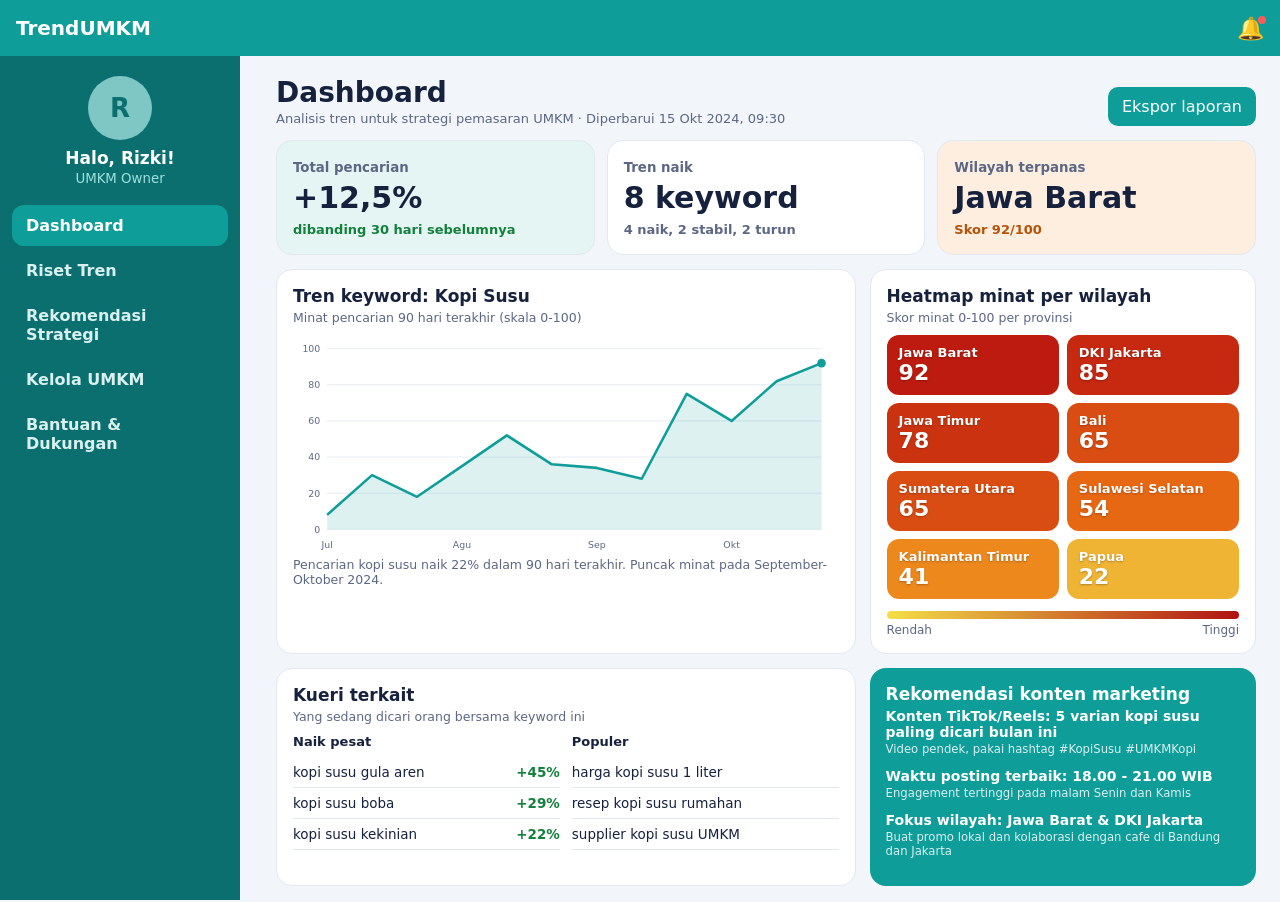
<file: index.html>
<!doctype html>
<html lang="id"><head>
<meta charset="utf-8"><meta name="viewport" content="width=device-width,initial-scale=1">
<title>TrendUMKM - Dashboard</title>
<link rel="stylesheet" href="style.css">
</head><body>
<input type="checkbox" id="tog" hidden>
<header class="top">
 <label for="tog" class="menu" aria-label="Buka menu">&#9776;</label>
 <h1>TrendUMKM</h1>
 <span class="bell" aria-label="Notifikasi">&#128276;<i class="dot"></i></span>
</header>
<label for="tog" class="ov"></label>
<nav class="side">
 <div class="me"><div class="av">R</div><b>Halo, Rizki!</b><small>UMKM Owner</small></div>
 <a class="on" href="index.html">Dashboard</a>
 <a href="riset-tren.html">Riset Tren</a>
 <a href="rekomendasi.html">Rekomendasi Strategi</a>
 <a href="kelola-umkm.html">Kelola UMKM</a>
 <a href="bantuan.html">Bantuan &amp; Dukungan</a>
</nav>
<main>
 <div class="head">
  <div><h2>Dashboard</h2><p>Analisis tren untuk strategi pemasaran UMKM &middot; Diperbarui 15 Okt 2024, 09:30</p></div>
  <a class="btn" href="#">Ekspor laporan</a>
 </div>
 <section class="stats">
  <div class="card stat s1"><small>Total pencarian</small><strong>+12,5%</strong><span class="up">dibanding 30 hari sebelumnya</span></div>
  <div class="card stat"><small>Tren naik</small><strong>8 keyword</strong><span class="flat">4 naik, 2 stabil, 2 turun</span></div>
  <div class="card stat s3"><small>Wilayah terpanas</small><strong>Jawa Barat</strong><span style="color:#b45309">Skor 92/100</span></div>
 </section>
 <section class="grid">
  <div class="card">
   <h3>Tren keyword: Kopi Susu</h3>
   <p class="sub">Minat pencarian 90 hari terakhir (skala 0-100)</p>
   <svg viewBox="0 0 640 260" role="img" aria-label="Grafik tren Kopi Susu"><line x1="40" x2="620" y1="228.0" y2="228.0" stroke="#e1e8f0"/><text x="32" y="232.0" font-size="11" fill="#5b6784" text-anchor="end">0</text><line x1="40" x2="620" y1="185.60000000000002" y2="185.60000000000002" stroke="#e1e8f0"/><text x="32" y="189.60000000000002" font-size="11" fill="#5b6784" text-anchor="end">20</text><line x1="40" x2="620" y1="143.2" y2="143.2" stroke="#e1e8f0"/><text x="32" y="147.2" font-size="11" fill="#5b6784" text-anchor="end">40</text><line x1="40" x2="620" y1="100.80000000000001" y2="100.80000000000001" stroke="#e1e8f0"/><text x="32" y="104.80000000000001" font-size="11" fill="#5b6784" text-anchor="end">60</text><line x1="40" x2="620" y1="58.400000000000006" y2="58.400000000000006" stroke="#e1e8f0"/><text x="32" y="62.400000000000006" font-size="11" fill="#5b6784" text-anchor="end">80</text><line x1="40" x2="620" y1="16.0" y2="16.0" stroke="#e1e8f0"/><text x="32" y="20.0" font-size="11" fill="#5b6784" text-anchor="end">100</text><polygon points="40.0,211.0 92.7,164.4 145.5,189.8 198.2,153.8 250.9,117.8 303.6,151.7 356.4,155.9 409.1,168.6 461.8,69.0 514.5,100.8 567.3,54.2 620.0,33.0 620.0,228 40.0,228" fill="#0f9d9a" opacity=".14"/><polyline points="40.0,211.0 92.7,164.4 145.5,189.8 198.2,153.8 250.9,117.8 303.6,151.7 356.4,155.9 409.1,168.6 461.8,69.0 514.5,100.8 567.3,54.2 620.0,33.0" fill="none" stroke="#0f9d9a" stroke-width="3" stroke-linejoin="round"/><circle cx="620.0" cy="33.0" r="5" fill="#0f9d9a"/><text x="40.0" y="250" font-size="11" fill="#5b6784" text-anchor="middle">Jul</text><text x="198.2" y="250" font-size="11" fill="#5b6784" text-anchor="middle">Agu</text><text x="356.4" y="250" font-size="11" fill="#5b6784" text-anchor="middle">Sep</text><text x="514.5" y="250" font-size="11" fill="#5b6784" text-anchor="middle">Okt</text></svg>
   <p class="sub">Pencarian kopi susu naik 22% dalam 90 hari terakhir. Puncak minat pada September-Oktober 2024.</p>
  </div>
  <div class="card">
   <h3>Heatmap minat per wilayah</h3>
   <p class="sub">Skor minat 0-100 per provinsi</p>
   <div class="heat"><div class="tile" style="background:hsl(4 85% 40%)">Jawa Barat<b>92</b></div><div class="tile" style="background:hsl(8 85% 42%)">DKI Jakarta<b>85</b></div><div class="tile" style="background:hsl(11 85% 43%)">Jawa Timur<b>78</b></div><div class="tile" style="background:hsl(18 85% 46%)">Bali<b>65</b></div><div class="tile" style="background:hsl(18 85% 46%)">Sumatera Utara<b>65</b></div><div class="tile" style="background:hsl(24 85% 49%)">Sulawesi Selatan<b>54</b></div><div class="tile" style="background:hsl(31 85% 52%)">Kalimantan Timur<b>41</b></div><div class="tile" style="background:hsl(41 85% 57%)">Papua<b>22</b></div></div>
   <div class="legend"></div><div><span>Rendah</span><span>Tinggi</span></div>
  </div>
  <div class="card">
   <h3>Kueri terkait</h3>
   <p class="sub">Yang sedang dicari orang bersama keyword ini</p>
   <div class="cols">
    <div><h4>Naik pesat</h4><div><span>kopi susu gula aren</span><em>+45%</em></div><div><span>kopi susu boba</span><em>+29%</em></div><div><span>kopi susu kekinian</span><em>+22%</em></div></div>
    <div><h4>Populer</h4><div><span>harga kopi susu 1 liter</span></div><div><span>resep kopi susu rumahan</span></div><div><span>supplier kopi susu UMKM</span></div></div>
   </div>
  </div>
  <div class="card rek">
   <h3>Rekomendasi konten marketing</h3>
   <p><b>Konten TikTok/Reels: 5 varian kopi susu paling dicari bulan ini</b><small>Video pendek, pakai hashtag #KopiSusu #UMKMKopi</small></p>
   <p><b>Waktu posting terbaik: 18.00 - 21.00 WIB</b><small>Engagement tertinggi pada malam Senin dan Kamis</small></p>
   <p><b>Fokus wilayah: Jawa Barat &amp; DKI Jakarta</b><small>Buat promo lokal dan kolaborasi dengan cafe di Bandung dan Jakarta</small></p>
  </div>
 </section>
</main>
<nav class="bn"><a class="on" href="index.html">Dashboard</a><a href="kelola-umkm.html">Produk</a><a href="riset-tren.html">Insight</a><a href="bantuan.html">Profil</a></nav>
</body></html>
</file>
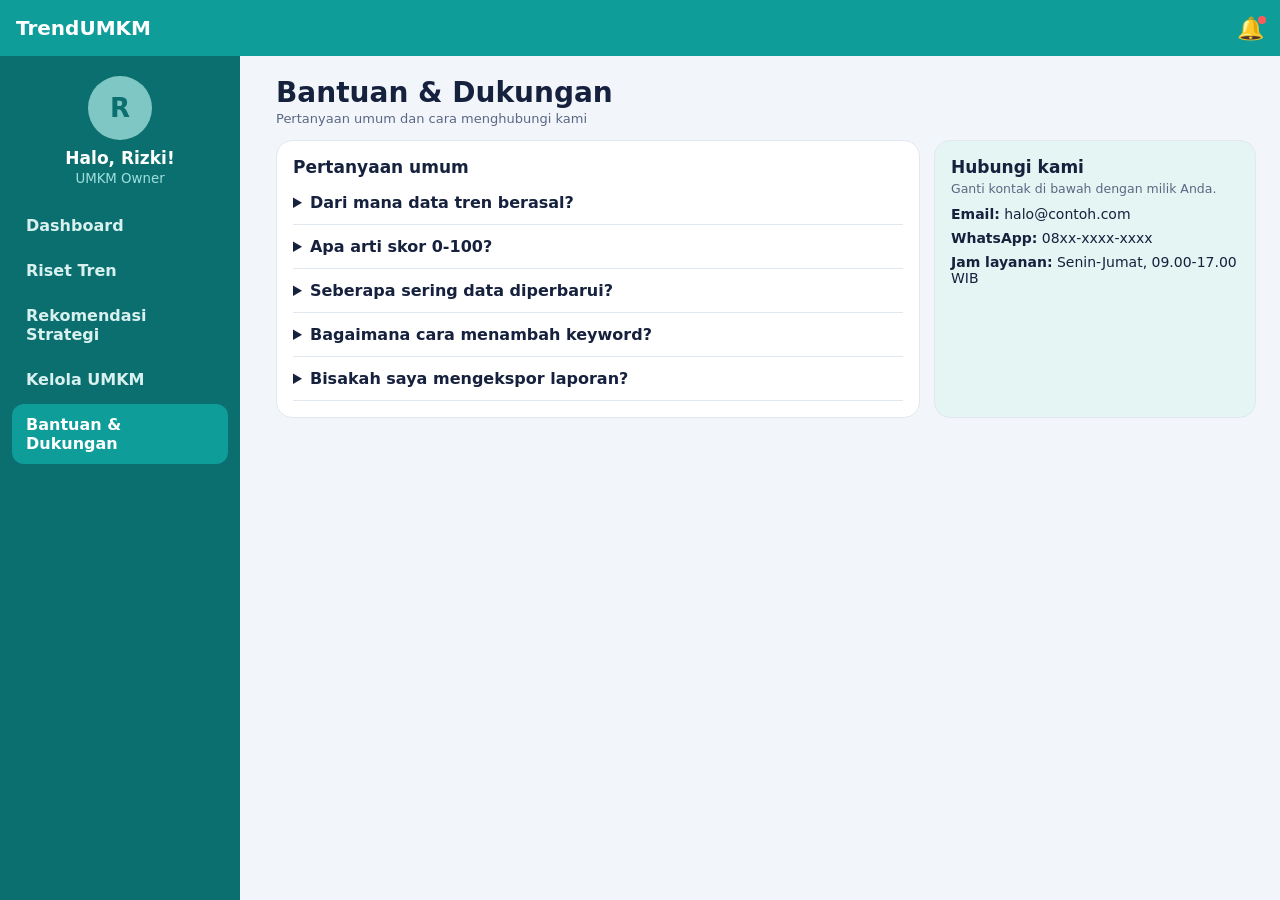
<file: bantuan.html>
<!doctype html>
<html lang="id"><head>
<meta charset="utf-8"><meta name="viewport" content="width=device-width,initial-scale=1">
<title>Bantuan &amp; Dukungan - TrendUMKM</title>
<link rel="stylesheet" href="style.css">
</head><body>
<input type="checkbox" id="tog" hidden>
<header class="top">
 <label for="tog" class="menu" aria-label="Buka menu">&#9776;</label>
 <h1>TrendUMKM</h1>
 <span class="bell" aria-label="Notifikasi">&#128276;<i class="dot"></i></span>
</header>
<label for="tog" class="ov"></label>
<nav class="side">
 <div class="me"><div class="av">R</div><b>Halo, Rizki!</b><small>UMKM Owner</small></div>
 <a href="index.html">Dashboard</a>
 <a href="riset-tren.html">Riset Tren</a>
 <a href="rekomendasi.html">Rekomendasi Strategi</a>
 <a href="kelola-umkm.html">Kelola UMKM</a>
 <a class="on" href="bantuan.html">Bantuan &amp; Dukungan</a>
 </nav>
<main>
 <div class="head"><div><h2>Bantuan &amp; Dukungan</h2><p>Pertanyaan umum dan cara menghubungi kami</p></div></div>
<div class="two w">
 <div class="card"><h3>Pertanyaan umum</h3><details><summary>Dari mana data tren berasal?</summary><p>Contoh data di dashboard ini mengacu pada format Google Trends. Untuk data asli, sambungkan ke sumber data Anda.</p></details><details><summary>Apa arti skor 0-100?</summary><p>Skor menunjukkan tingkat minat pencarian relatif. 100 berarti puncak minat, 0 berarti sangat rendah.</p></details><details><summary>Seberapa sering data diperbarui?</summary><p>Tanggal pembaruan tampil di bagian atas Dashboard. Pada versi statis, data diubah manual di file HTML.</p></details><details><summary>Bagaimana cara menambah keyword?</summary><p>Buka Riset Tren, lalu tambahkan baris baru pada tabel keyword di file riset-tren.html.</p></details><details><summary>Bisakah saya mengekspor laporan?</summary><p>Gunakan Ctrl+P di browser, lalu pilih Simpan sebagai PDF.</p></details></div>
 <div class="card s1"><h3>Hubungi kami</h3><p class="sub">Ganti kontak di bawah dengan milik Anda.</p>
  <p style="margin:0 0 8px;font-size:14px"><b>Email:</b> halo@contoh.com</p>
  <p style="margin:0 0 8px;font-size:14px"><b>WhatsApp:</b> 08xx-xxxx-xxxx</p>
  <p style="margin:0;font-size:14px"><b>Jam layanan:</b> Senin-Jumat, 09.00-17.00 WIB</p></div></div>
</main>
<nav class="bn"><a href="index.html">Dashboard</a><a href="kelola-umkm.html">Produk</a><a href="riset-tren.html">Insight</a><a class="on" href="bantuan.html">Profil</a></nav>
</body></html>
</file>
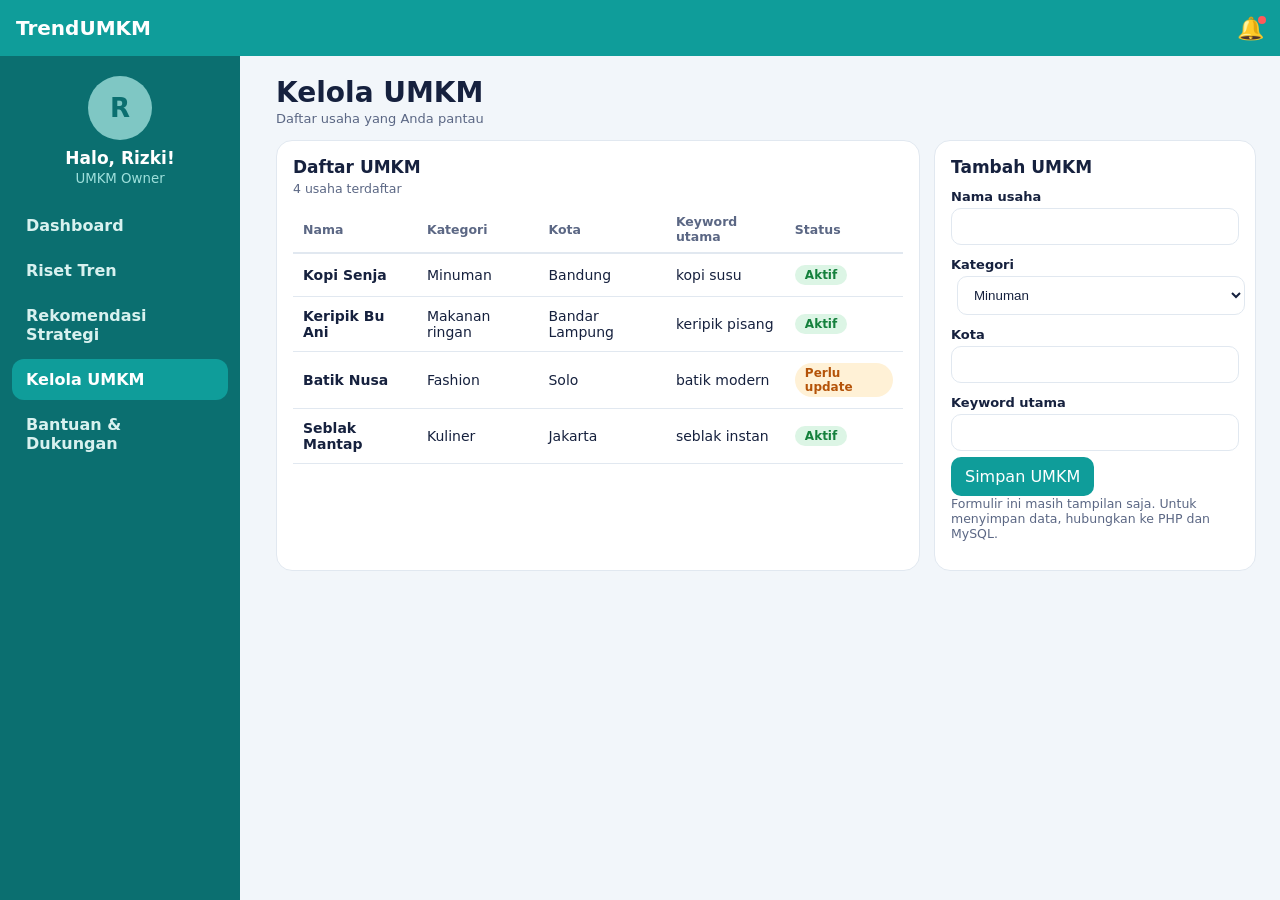
<file: kelola-umkm.html>
<!doctype html>
<html lang="id"><head>
<meta charset="utf-8"><meta name="viewport" content="width=device-width,initial-scale=1">
<title>Kelola UMKM - TrendUMKM</title>
<link rel="stylesheet" href="style.css">
</head><body>
<input type="checkbox" id="tog" hidden>
<header class="top">
 <label for="tog" class="menu" aria-label="Buka menu">&#9776;</label>
 <h1>TrendUMKM</h1>
 <span class="bell" aria-label="Notifikasi">&#128276;<i class="dot"></i></span>
</header>
<label for="tog" class="ov"></label>
<nav class="side">
 <div class="me"><div class="av">R</div><b>Halo, Rizki!</b><small>UMKM Owner</small></div>
 <a href="index.html">Dashboard</a>
 <a href="riset-tren.html">Riset Tren</a>
 <a href="rekomendasi.html">Rekomendasi Strategi</a>
 <a class="on" href="kelola-umkm.html">Kelola UMKM</a>
 <a href="bantuan.html">Bantuan &amp; Dukungan</a>
 </nav>
<main>
 <div class="head"><div><h2>Kelola UMKM</h2><p>Daftar usaha yang Anda pantau</p></div></div>
<div class="two w">
 <div class="card"><h3>Daftar UMKM</h3><p class="sub">4 usaha terdaftar</p>
  <div class="scroll"><table class="tbl"><tr><th>Nama</th><th>Kategori</th><th>Kota</th><th>Keyword utama</th><th>Status</th></tr><tr><td><b>Kopi Senja</b></td><td>Minuman</td><td>Bandung</td><td>kopi susu</td><td><span class="badge b-up">Aktif</span></td></tr><tr><td><b>Keripik Bu Ani</b></td><td>Makanan ringan</td><td>Bandar Lampung</td><td>keripik pisang</td><td><span class="badge b-up">Aktif</span></td></tr><tr><td><b>Batik Nusa</b></td><td>Fashion</td><td>Solo</td><td>batik modern</td><td><span class="badge b-warn">Perlu update</span></td></tr><tr><td><b>Seblak Mantap</b></td><td>Kuliner</td><td>Jakarta</td><td>seblak instan</td><td><span class="badge b-up">Aktif</span></td></tr></table></div></div>
 <div class="card"><h3>Tambah UMKM</h3>
  <label class="f" for="n">Nama usaha</label><input class="in" id="n" type="text">
  <label class="f" for="k">Kategori</label><select class="in" id="k"><option>Minuman</option><option>Makanan ringan</option><option>Fashion</option><option>Kuliner</option></select>
  <label class="f" for="c">Kota</label><input class="in" id="c" type="text">
  <label class="f" for="w">Keyword utama</label><input class="in" id="w" type="text">
  <p style="margin:16px 0 0"><a class="btn" href="#">Simpan UMKM</a></p>
  <p class="note">Formulir ini masih tampilan saja. Untuk menyimpan data, hubungkan ke PHP dan MySQL.</p></div></div>
</main>
<nav class="bn"><a href="index.html">Dashboard</a><a class="on" href="kelola-umkm.html">Produk</a><a href="riset-tren.html">Insight</a><a href="bantuan.html">Profil</a></nav>
</body></html>
</file>
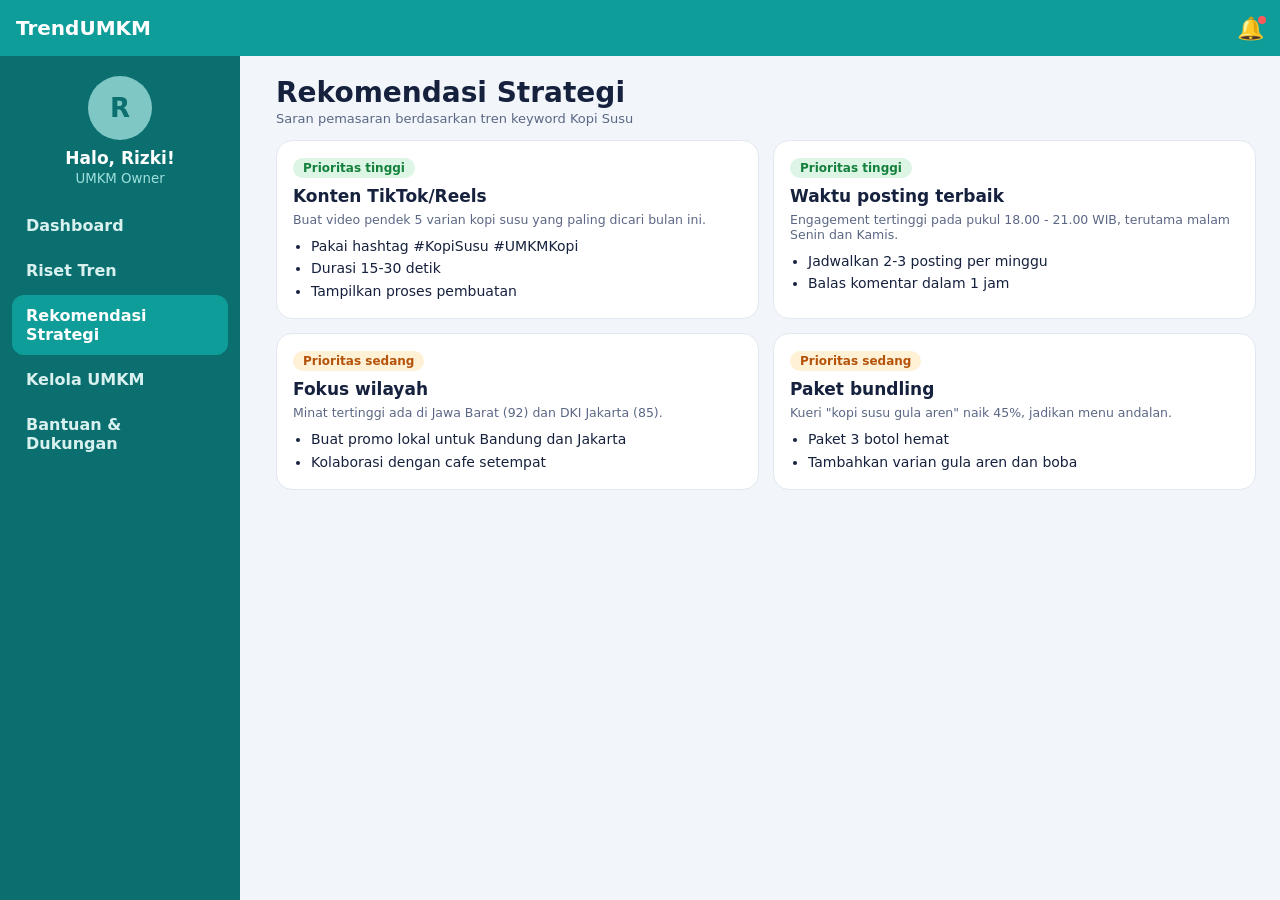
<file: rekomendasi.html>
<!doctype html>
<html lang="id"><head>
<meta charset="utf-8"><meta name="viewport" content="width=device-width,initial-scale=1">
<title>Rekomendasi Strategi - TrendUMKM</title>
<link rel="stylesheet" href="style.css">
</head><body>
<input type="checkbox" id="tog" hidden>
<header class="top">
 <label for="tog" class="menu" aria-label="Buka menu">&#9776;</label>
 <h1>TrendUMKM</h1>
 <span class="bell" aria-label="Notifikasi">&#128276;<i class="dot"></i></span>
</header>
<label for="tog" class="ov"></label>
<nav class="side">
 <div class="me"><div class="av">R</div><b>Halo, Rizki!</b><small>UMKM Owner</small></div>
 <a href="index.html">Dashboard</a>
 <a href="riset-tren.html">Riset Tren</a>
 <a class="on" href="rekomendasi.html">Rekomendasi Strategi</a>
 <a href="kelola-umkm.html">Kelola UMKM</a>
 <a href="bantuan.html">Bantuan &amp; Dukungan</a>
 </nav>
<main>
 <div class="head"><div><h2>Rekomendasi Strategi</h2><p>Saran pemasaran berdasarkan tren keyword Kopi Susu</p></div></div>
<div class="two"><div class="card rec"><span class="badge b-up">Prioritas tinggi</span><h3>Konten TikTok/Reels</h3><p class="sub" style="margin:0">Buat video pendek 5 varian kopi susu yang paling dicari bulan ini.</p><ul><li>Pakai hashtag #KopiSusu #UMKMKopi</li><li>Durasi 15-30 detik</li><li>Tampilkan proses pembuatan</li></ul></div><div class="card rec"><span class="badge b-up">Prioritas tinggi</span><h3>Waktu posting terbaik</h3><p class="sub" style="margin:0">Engagement tertinggi pada pukul 18.00 - 21.00 WIB, terutama malam Senin dan Kamis.</p><ul><li>Jadwalkan 2-3 posting per minggu</li><li>Balas komentar dalam 1 jam</li></ul></div><div class="card rec"><span class="badge b-warn">Prioritas sedang</span><h3>Fokus wilayah</h3><p class="sub" style="margin:0">Minat tertinggi ada di Jawa Barat (92) dan DKI Jakarta (85).</p><ul><li>Buat promo lokal untuk Bandung dan Jakarta</li><li>Kolaborasi dengan cafe setempat</li></ul></div><div class="card rec"><span class="badge b-warn">Prioritas sedang</span><h3>Paket bundling</h3><p class="sub" style="margin:0">Kueri "kopi susu gula aren" naik 45%, jadikan menu andalan.</p><ul><li>Paket 3 botol hemat</li><li>Tambahkan varian gula aren dan boba</li></ul></div></div>
</main>
<nav class="bn"><a href="index.html">Dashboard</a><a href="kelola-umkm.html">Produk</a><a href="riset-tren.html">Insight</a><a href="bantuan.html">Profil</a></nav>
</body></html>
</file>
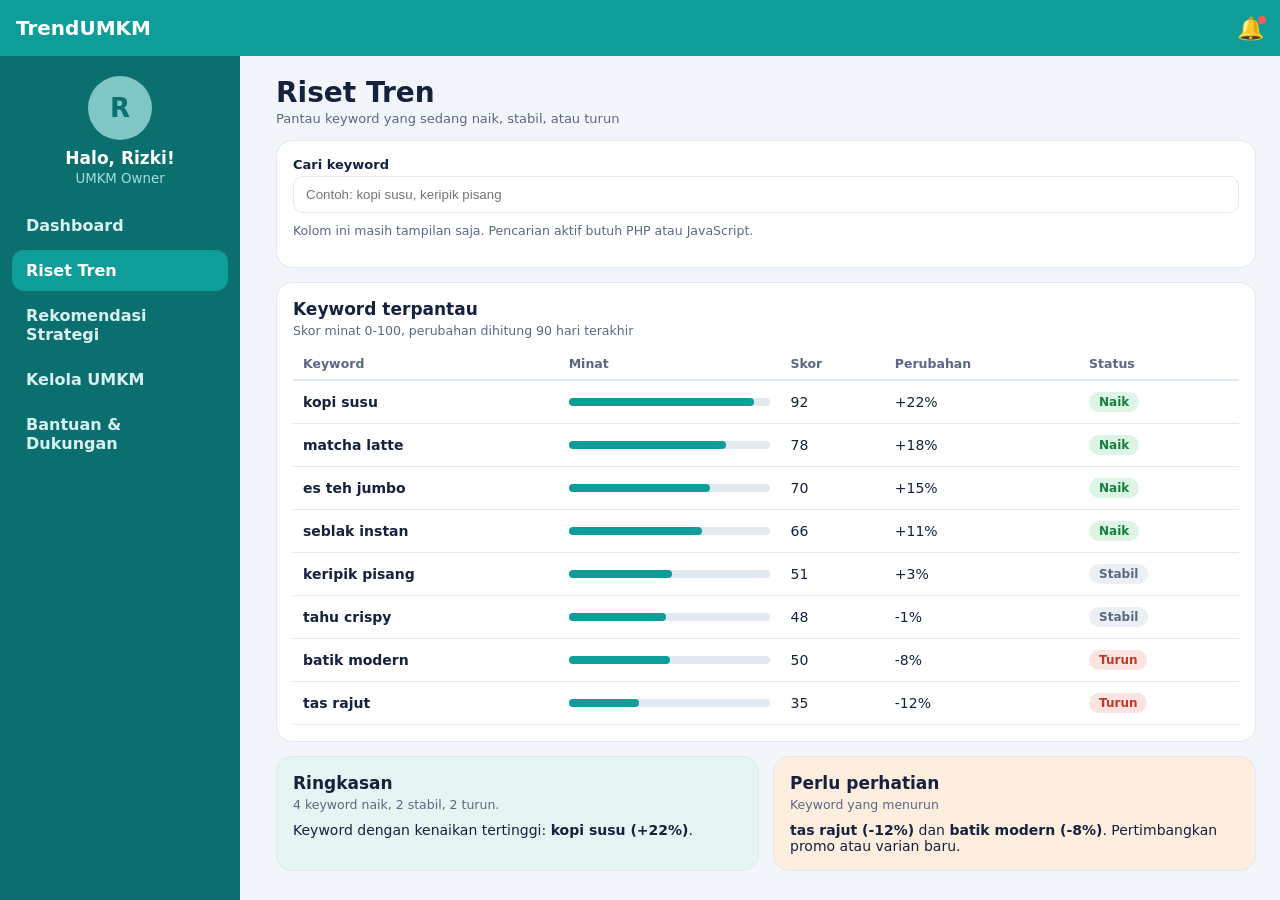
<file: riset-tren.html>
<!doctype html>
<html lang="id"><head>
<meta charset="utf-8"><meta name="viewport" content="width=device-width,initial-scale=1">
<title>Riset Tren - TrendUMKM</title>
<link rel="stylesheet" href="style.css">
</head><body>
<input type="checkbox" id="tog" hidden>
<header class="top">
 <label for="tog" class="menu" aria-label="Buka menu">&#9776;</label>
 <h1>TrendUMKM</h1>
 <span class="bell" aria-label="Notifikasi">&#128276;<i class="dot"></i></span>
</header>
<label for="tog" class="ov"></label>
<nav class="side">
 <div class="me"><div class="av">R</div><b>Halo, Rizki!</b><small>UMKM Owner</small></div>
 <a href="index.html">Dashboard</a>
 <a class="on" href="riset-tren.html">Riset Tren</a>
 <a href="rekomendasi.html">Rekomendasi Strategi</a>
 <a href="kelola-umkm.html">Kelola UMKM</a>
 <a href="bantuan.html">Bantuan &amp; Dukungan</a>
 </nav>
<main>
 <div class="head"><div><h2>Riset Tren</h2><p>Pantau keyword yang sedang naik, stabil, atau turun</p></div></div>
<div class="stack">
 <div class="card"><label class="f" for="q" style="margin-top:0">Cari keyword</label>
  <input class="in" id="q" type="search" placeholder="Contoh: kopi susu, keripik pisang">
  <p class="note">Kolom ini masih tampilan saja. Pencarian aktif butuh PHP atau JavaScript.</p></div>
 <div class="card"><h3>Keyword terpantau</h3><p class="sub">Skor minat 0-100, perubahan dihitung 90 hari terakhir</p>
  <div class="scroll"><table class="tbl"><tr><th>Keyword</th><th>Minat</th><th>Skor</th><th>Perubahan</th><th>Status</th></tr><tr><td><b>kopi susu</b></td><td><div class="bar"><i style="width:92%"></i></div></td><td>92</td><td>+22%</td><td><span class="badge b-up">Naik</span></td></tr><tr><td><b>matcha latte</b></td><td><div class="bar"><i style="width:78%"></i></div></td><td>78</td><td>+18%</td><td><span class="badge b-up">Naik</span></td></tr><tr><td><b>es teh jumbo</b></td><td><div class="bar"><i style="width:70%"></i></div></td><td>70</td><td>+15%</td><td><span class="badge b-up">Naik</span></td></tr><tr><td><b>seblak instan</b></td><td><div class="bar"><i style="width:66%"></i></div></td><td>66</td><td>+11%</td><td><span class="badge b-up">Naik</span></td></tr><tr><td><b>keripik pisang</b></td><td><div class="bar"><i style="width:51%"></i></div></td><td>51</td><td>+3%</td><td><span class="badge b-flat">Stabil</span></td></tr><tr><td><b>tahu crispy</b></td><td><div class="bar"><i style="width:48%"></i></div></td><td>48</td><td>-1%</td><td><span class="badge b-flat">Stabil</span></td></tr><tr><td><b>batik modern</b></td><td><div class="bar"><i style="width:50%"></i></div></td><td>50</td><td>-8%</td><td><span class="badge b-down">Turun</span></td></tr><tr><td><b>tas rajut</b></td><td><div class="bar"><i style="width:35%"></i></div></td><td>35</td><td>-12%</td><td><span class="badge b-down">Turun</span></td></tr></table></div></div>
 <div class="two">
  <div class="card s1"><h3>Ringkasan</h3><p class="sub">4 keyword naik, 2 stabil, 2 turun.</p><p style="margin:0;font-size:14px">Keyword dengan kenaikan tertinggi: <b>kopi susu (+22%)</b>.</p></div>
  <div class="card s3"><h3>Perlu perhatian</h3><p class="sub">Keyword yang menurun</p><p style="margin:0;font-size:14px"><b>tas rajut (-12%)</b> dan <b>batik modern (-8%)</b>. Pertimbangkan promo atau varian baru.</p></div>
 </div></div>
</main>
<nav class="bn"><a href="index.html">Dashboard</a><a href="kelola-umkm.html">Produk</a><a class="on" href="riset-tren.html">Insight</a><a href="bantuan.html">Profil</a></nav>
</body></html>
</file>
<file: style.css>
:root{--navy:#1b2a5c;--teal:#0f9d9a;--teal-d:#0b6f70;--mint:#e4f5f3;--peach:#fdeee0;--ink:#16213e;--mute:#5b6784;--bg:#f2f6fa;--line:#e1e8f0}
*{box-sizing:border-box}
body{margin:0;font-family:"Plus Jakarta Sans",system-ui,sans-serif;background:var(--bg);color:var(--ink);padding-bottom:64px}
.top{position:fixed;inset:0 0 auto 0;height:56px;background:var(--teal);color:#fff;display:flex;align-items:center;justify-content:space-between;padding:0 16px;z-index:30}
.top h1{margin:0;font-size:20px;font-weight:800}
.top .menu,.top .bell{color:#fff;font-size:22px;cursor:pointer;position:relative}
.dot{position:absolute;top:0;right:-2px;width:8px;height:8px;background:#ff5a5a;border-radius:50%}
.side{position:fixed;top:56px;bottom:0;left:0;width:240px;background:var(--teal-d);color:#d8f1ef;padding:20px 12px;transform:translateX(-100%);transition:transform .2s;z-index:25;overflow:auto}
.side{}#tog:checked~.side{transform:none}
.me{text-align:center;margin-bottom:18px}
.av{width:64px;height:64px;border-radius:50%;background:#7fc7c4;margin:0 auto 8px;display:grid;place-items:center;font-size:26px;font-weight:800;color:var(--teal-d)}
.me b{display:block;font-size:17px;color:#fff}.me small{color:#9fe0dc}
.side a{display:block;padding:11px 14px;border-radius:12px;color:inherit;text-decoration:none;margin-bottom:4px;font-weight:600}
.side a.on{background:var(--teal);color:#fff}
.ov{position:fixed;inset:56px 0 0 0;background:#0006;z-index:20;display:none}#tog:checked~.ov{display:block}
main{padding:76px 16px 16px;max-width:1100px;margin:0 auto}
.head{display:flex;flex-wrap:wrap;gap:10px;justify-content:space-between;align-items:flex-end;margin-bottom:14px}
.head h2{margin:0;font-size:28px}.head p{margin:2px 0 0;color:var(--mute);font-size:13px}
.btn{background:var(--teal);color:#fff;border:0;border-radius:10px;padding:10px 14px;font:700 13px inherit;cursor:pointer;text-decoration:none}
.stats{display:grid;gap:12px;grid-template-columns:1fr;margin-bottom:14px}
.card{background:#fff;border-radius:16px;padding:16px;border:1px solid var(--line)}
.stat small{color:var(--mute);font-weight:600}.stat strong{display:block;font-size:30px;margin:4px 0}.stat span{font-size:13px;font-weight:700}
.up{color:#14803c}.down{color:#c0392b}.flat{color:var(--mute)}
.s1{background:var(--mint)}.s3{background:var(--peach)}
.grid{display:grid;gap:14px;grid-template-columns:1fr}
.card h3{margin:0 0 4px;font-size:17px}.sub{color:var(--mute);font-size:12.5px;margin:0 0 10px}
select{font:600 13px inherit;padding:6px 10px;border-radius:8px;border:1px solid var(--line);background:#fff;margin-left:6px}
svg{width:100%;height:auto;display:block}
.heat{display:grid;grid-template-columns:repeat(auto-fill,minmax(130px,1fr));gap:8px}
.tile{border-radius:12px;padding:10px 12px;color:#fff;font-weight:700;font-size:13px;text-shadow:0 1px 2px #0004}
.tile b{display:block;font-size:22px}
.legend{height:8px;border-radius:6px;background:linear-gradient(90deg,hsl(52 90% 62%),hsl(0 80% 38%));margin-top:12px}
.legend+div{display:flex;justify-content:space-between;font-size:12px;color:var(--mute);margin-top:4px}
.cols{display:grid;grid-template-columns:1fr 1fr;gap:12px;font-size:13.5px}
.cols h4{margin:0 0 8px;font-size:13px}.cols div>div{display:flex;justify-content:space-between;padding:7px 0;border-bottom:1px solid var(--line)}
.cols em{font-style:normal;color:#14803c;font-weight:700}
.rek{background:var(--teal);color:#fff;border:0}.rek h3{color:#fff}
.rek p{margin:0 0 12px;font-size:14px}.rek small{display:block;opacity:.85;margin-top:2px}
.bn{position:fixed;inset:auto 0 0 0;height:60px;background:#fff;border-top:1px solid var(--line);display:flex;z-index:30}
.bn a{flex:1;display:grid;place-content:center;text-align:center;font-size:12px;font-weight:700;color:var(--mute);text-decoration:none}
.bn a.on{color:var(--teal);background:var(--mint)}
:focus-visible{outline:3px solid #ffb703;outline-offset:2px}
@media(min-width:900px){
 body{padding-bottom:0}
 #tog:checked~.ov,.menu,.bn{display:none!important}
 .side{transform:none}
 main{margin-left:260px;max-width:none;padding-right:24px}
 .stats{grid-template-columns:repeat(3,1fr)}
 .grid{grid-template-columns:3fr 2fr}
 .grid .wide{grid-column:span 1}
}

#tog:focus-visible~.top .menu{outline:3px solid #ffb703}

/* halaman tambahan */
.stack{display:grid;gap:14px}
.two{display:grid;gap:14px;grid-template-columns:1fr}
.tbl{width:100%;border-collapse:collapse;font-size:14px}
.tbl th{text-align:left;color:var(--mute);font-size:12.5px;padding:8px 10px;border-bottom:2px solid var(--line)}
.tbl td{padding:11px 10px;border-bottom:1px solid var(--line);vertical-align:middle}
.scroll{overflow-x:auto}
.badge{display:inline-block;padding:3px 10px;border-radius:99px;font-size:12px;font-weight:700}
.b-up{background:#dcf5e5;color:#14803c}.b-flat{background:#eceff4;color:var(--mute)}.b-down{background:#fde4e1;color:#c0392b}.b-warn{background:#fff1d6;color:#b45309}
.bar{height:8px;background:var(--line);border-radius:6px;min-width:90px}
.bar i{display:block;height:100%;background:var(--teal);border-radius:6px}
.rec h3{margin-bottom:6px}.rec ul{margin:8px 0 0;padding-left:18px;font-size:14px;line-height:1.6}
.rec .badge{margin-bottom:8px}
label.f{display:block;font-weight:700;font-size:13px;margin:12px 0 4px}
.in{width:100%;font:500 14px inherit;padding:10px 12px;border:1px solid var(--line);border-radius:10px;background:#fff;color:var(--ink)}
details{border-bottom:1px solid var(--line);padding:12px 0}
details summary{cursor:pointer;font-weight:700}
details p{margin:8px 0 0;color:var(--mute);font-size:14px;line-height:1.6}
.note{font-size:12.5px;color:var(--mute);margin-top:10px}
@media(min-width:900px){.two{grid-template-columns:1fr 1fr}.two.w{grid-template-columns:2fr 1fr}}
</file>
